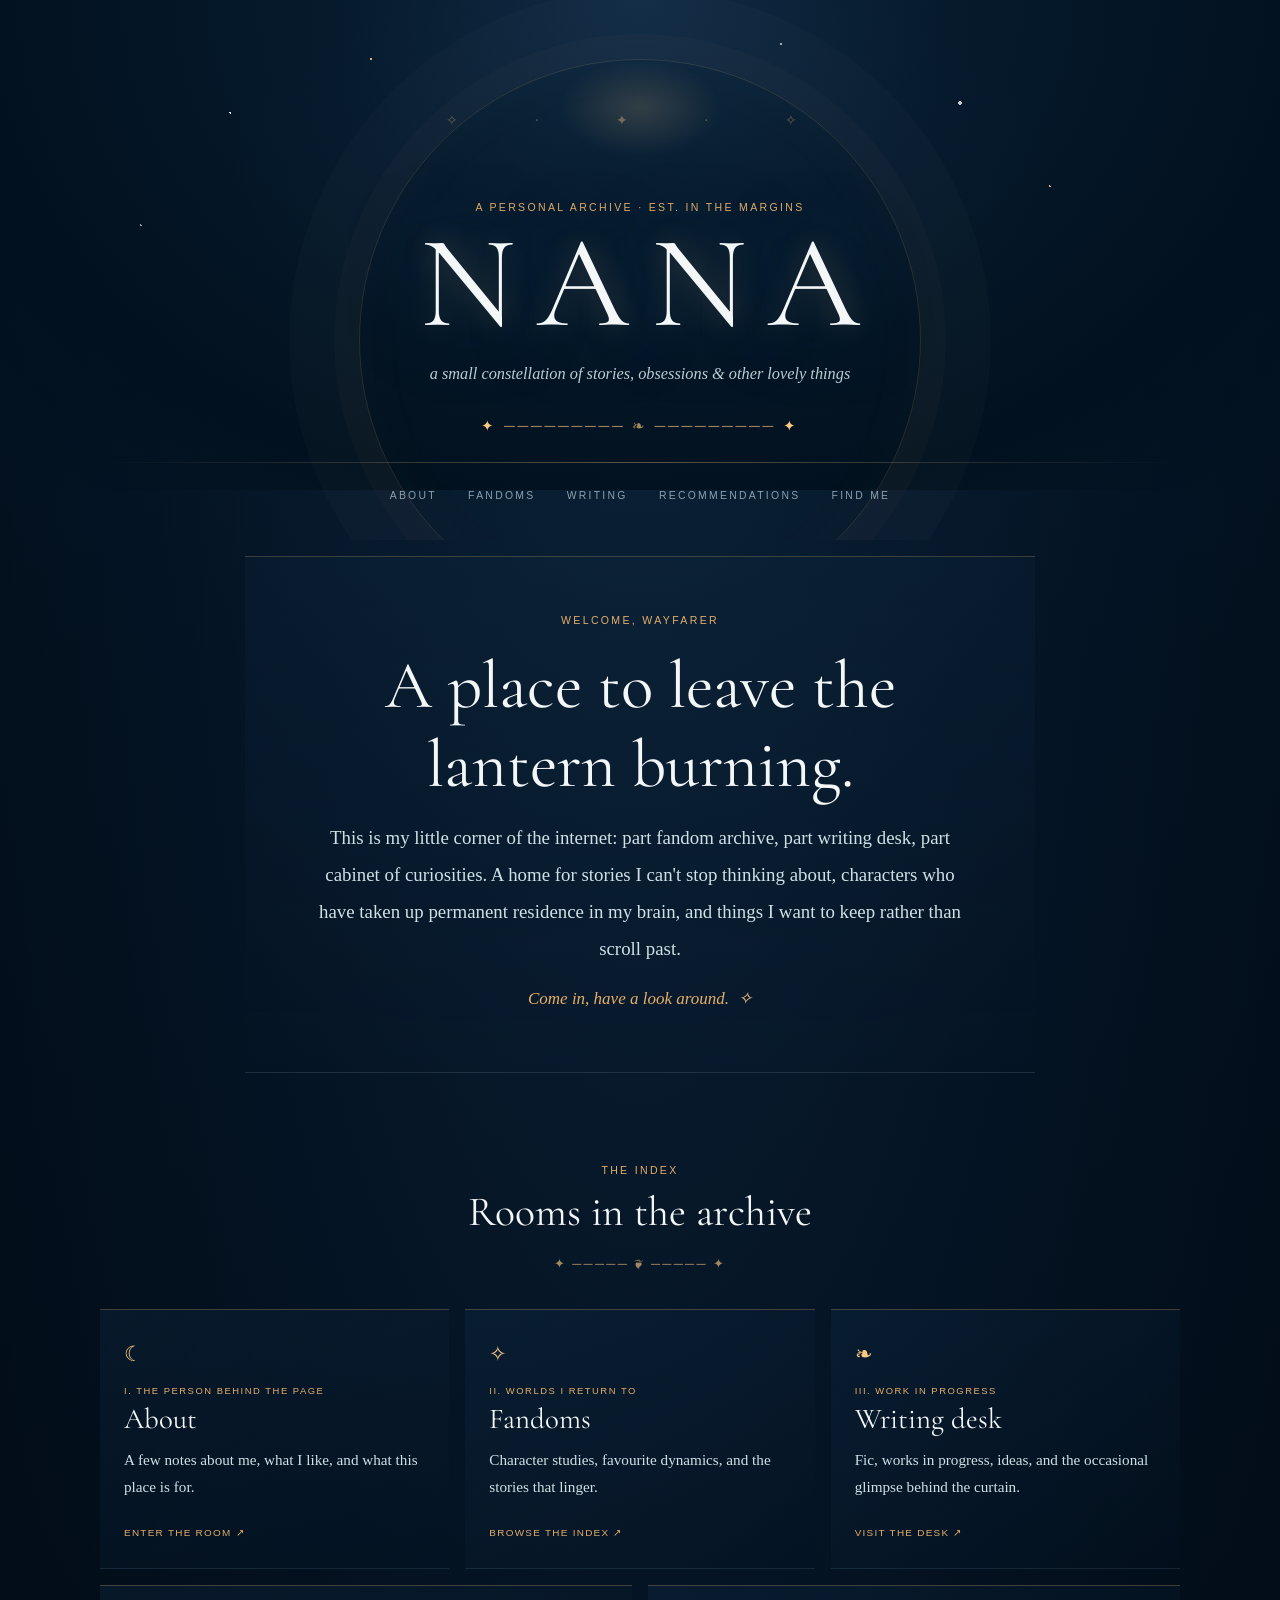
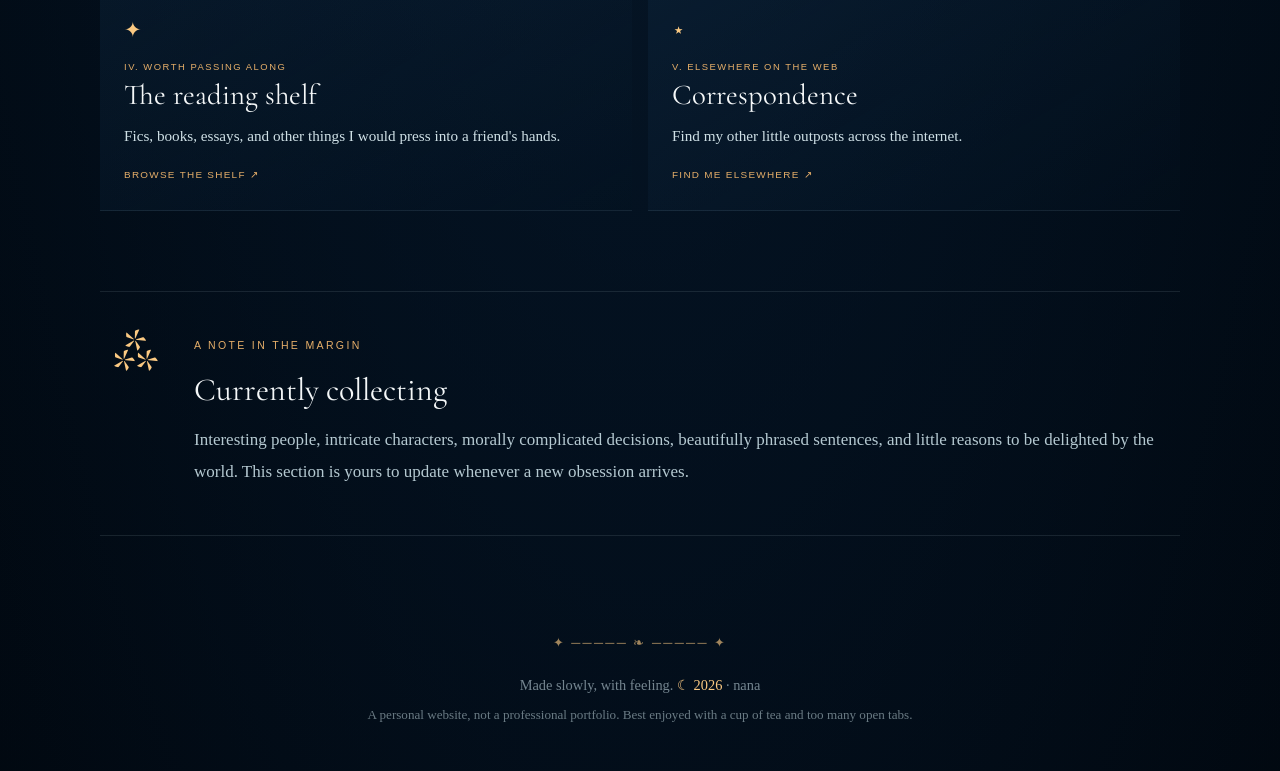
<file: index.html>
<!doctype html>
<html lang="en">
<head>
  <meta charset="utf-8">
  <meta name="viewport" content="width=device-width, initial-scale=1">
  <meta name="theme-color" content="#010B15">
  <meta name="description" content="Nana's little corner of the internet: fandom, writing, and other things kept close.">
  <title>nana ✦ a little archive</title>
  <link rel="icon" href="assets/sigil.svg" type="image/svg+xml">
  <link rel="stylesheet" href="style.css">
</head>
<body>
  <a class="skip-link" href="#main">Skip to content</a>
  <header class="hero">
    <div class="hero-art" aria-hidden="true"></div>
    <div class="hero-inner">
      <p class="eyebrow">A PERSONAL ARCHIVE · EST. IN THE MARGINS</p>
      <a class="wordmark" href="index.html">nana</a>
      <p class="hero-subtitle">a small constellation of stories, obsessions &amp; other lovely things</p>
      <div class="ornament" aria-hidden="true"><span>✦</span> ───────── ❧ ───────── <span>✦</span></div>
      <nav class="main-nav" aria-label="Main navigation">
        <a href="about.html">About</a>
        <a href="fandoms.html">Fandoms</a>
        <a href="writing.html">Writing</a>
        <a href="recommendations.html">Recommendations</a>
        <a href="socials.html">Find me</a>
      </nav>
    </div>
  </header>

  <main id="main" class="site-shell">
    <section class="intro-panel">
      <p class="section-kicker">WELCOME, WAYFARER</p>
      <h1>A place to leave the lantern burning.</h1>
      <p class="lead">This is my little corner of the internet: part fandom archive, part writing desk, part cabinet of curiosities. A home for stories I can't stop thinking about, characters who have taken up permanent residence in my brain, and things I want to keep rather than scroll past.</p>
      <p class="signature">Come in, have a look around. <span>✧</span></p>
    </section>

    <div class="section-heading">
      <span class="section-kicker">THE INDEX</span>
      <h2>Rooms in the archive</h2>
      <div class="ornament small" aria-hidden="true">✦ ───── ❦ ───── ✦</div>
    </div>

    <section class="room-grid" aria-label="Site sections">
      <a class="room-card" href="about.html"><span class="card-symbol">☾</span><span class="card-label">I. The person behind the page</span><h3>About</h3><p>A few notes about me, what I like, and what this place is for.</p><span class="card-link">Enter the room ↗</span></a>
      <a class="room-card" href="fandoms.html"><span class="card-symbol">✧</span><span class="card-label">II. Worlds I return to</span><h3>Fandoms</h3><p>Character studies, favourite dynamics, and the stories that linger.</p><span class="card-link">Browse the index ↗</span></a>
      <a class="room-card" href="writing.html"><span class="card-symbol">❧</span><span class="card-label">III. Work in progress</span><h3>Writing desk</h3><p>Fic, works in progress, ideas, and the occasional glimpse behind the curtain.</p><span class="card-link">Visit the desk ↗</span></a>
      <a class="room-card" href="recommendations.html"><span class="card-symbol">✦</span><span class="card-label">IV. Worth passing along</span><h3>The reading shelf</h3><p>Fics, books, essays, and other things I would press into a friend's hands.</p><span class="card-link">Browse the shelf ↗</span></a>
      <a class="room-card" href="socials.html"><span class="card-symbol">⋆</span><span class="card-label">V. Elsewhere on the web</span><h3>Correspondence</h3><p>Find my other little outposts across the internet.</p><span class="card-link">Find me elsewhere ↗</span></a>
    </section>

    <section class="note-panel">
      <div class="note-mark" aria-hidden="true">⁂</div>
      <div><p class="section-kicker">A NOTE IN THE MARGIN</p><h2>Currently collecting</h2><p>Interesting people, intricate characters, morally complicated decisions, beautifully phrased sentences, and little reasons to be delighted by the world. This section is yours to update whenever a new obsession arrives.</p></div>
    </section>
  </main>

  <footer class="site-footer"><div class="ornament small" aria-hidden="true">✦ ───── ❧ ───── ✦</div><p>Made slowly, with feeling. <span>☾</span> <span id="year">2026</span> · nana</p><p class="footer-small">A personal website, not a professional portfolio. Best enjoyed with a cup of tea and too many open tabs.</p></footer>
  <script src="script.js"></script>
</body>
</html>
</file>
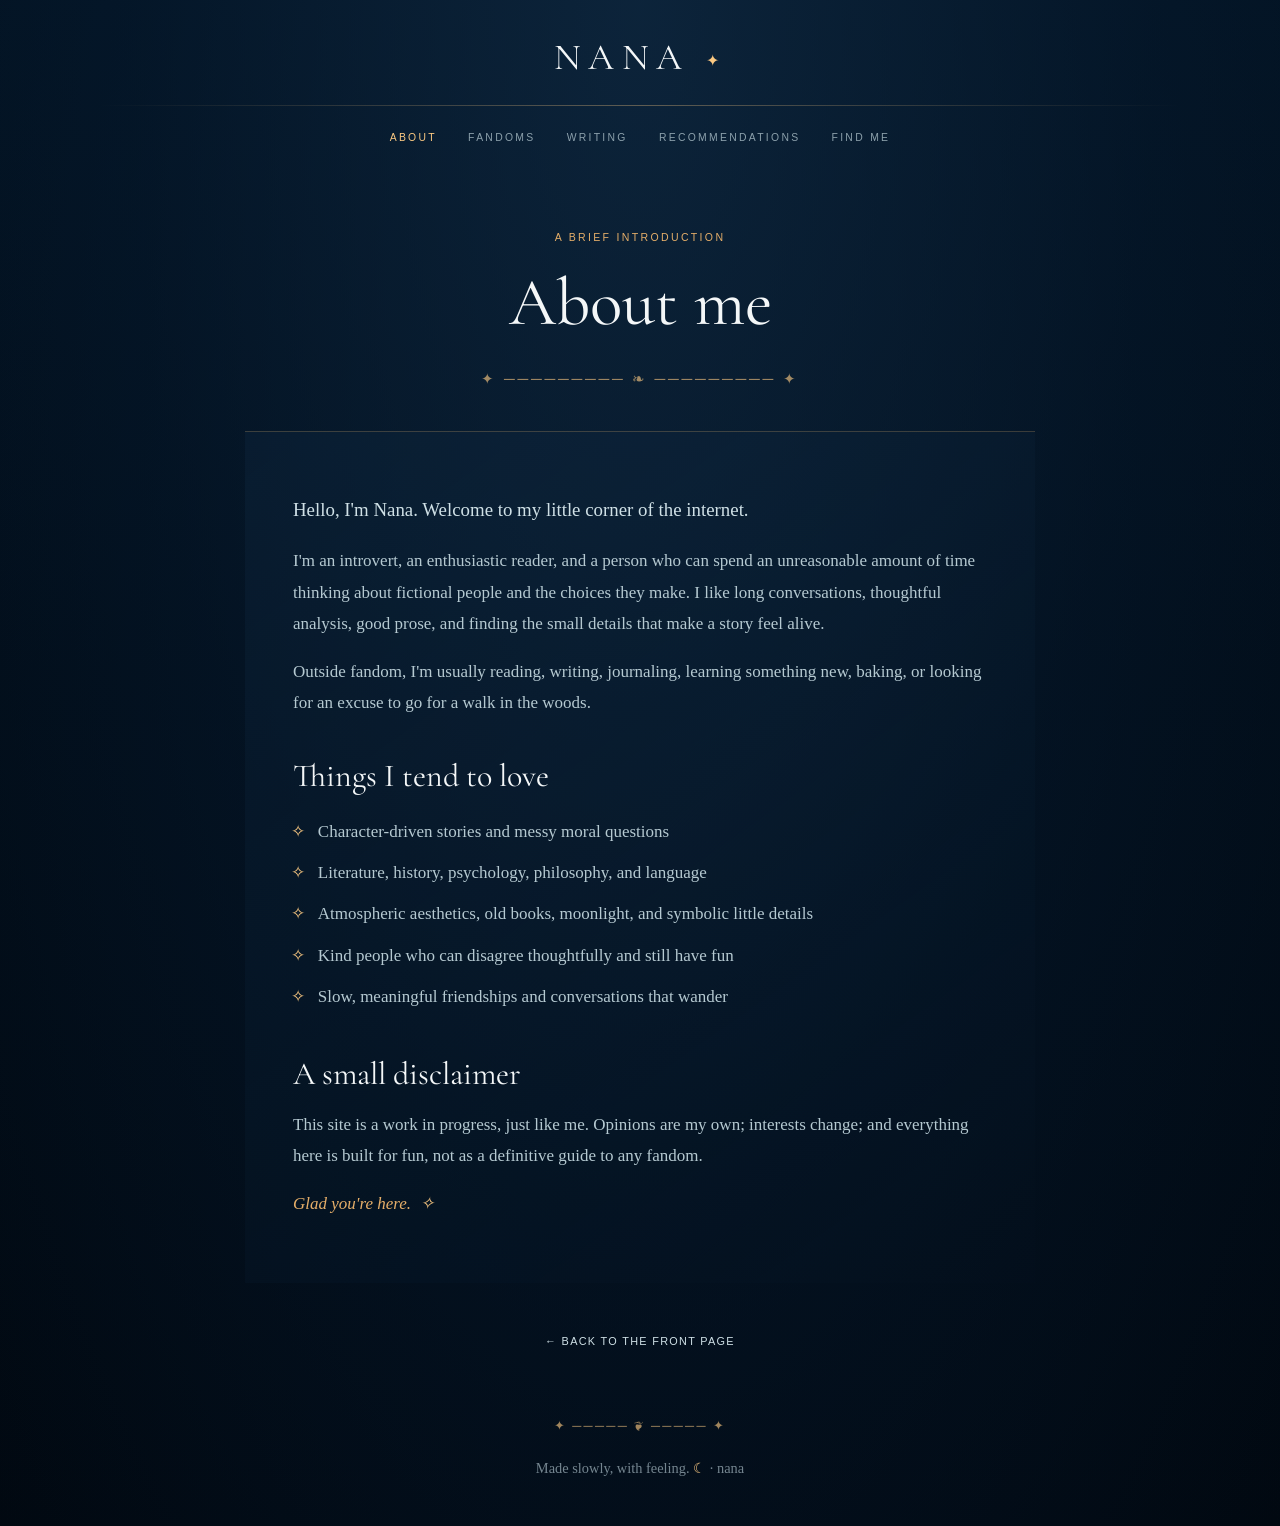
<file: about.html>
<!doctype html>
<html lang="en"><head><meta charset="utf-8"><meta name="viewport" content="width=device-width, initial-scale=1"><meta name="theme-color" content="#010B15"><title>About · nana</title><link rel="icon" href="assets/sigil.svg" type="image/svg+xml"><link rel="stylesheet" href="style.css"></head>
<body><a class="skip-link" href="#main">Skip to content</a><header class="mini-hero"><a class="mini-wordmark" href="index.html">nana <span>✦</span></a><nav class="main-nav" aria-label="Main navigation"><a href="about.html" aria-current="page">About</a><a href="fandoms.html">Fandoms</a><a href="writing.html">Writing</a><a href="recommendations.html">Recommendations</a><a href="socials.html">Find me</a></nav></header>
<main id="main" class="site-shell inner-page"><p class="section-kicker">A BRIEF INTRODUCTION</p><h1>About me</h1><div class="ornament" aria-hidden="true">✦ ───────── ❧ ───────── ✦</div>
<div class="prose-panel"><p class="lead">Hello, I'm Nana. Welcome to my little corner of the internet.</p><p>I'm an introvert, an enthusiastic reader, and a person who can spend an unreasonable amount of time thinking about fictional people and the choices they make. I like long conversations, thoughtful analysis, good prose, and finding the small details that make a story feel alive.</p><p>Outside fandom, I'm usually reading, writing, journaling, learning something new, baking, or looking for an excuse to go for a walk in the woods.</p><h2>Things I tend to love</h2><ul class="star-list"><li>Character-driven stories and messy moral questions</li><li>Literature, history, psychology, philosophy, and language</li><li>Atmospheric aesthetics, old books, moonlight, and symbolic little details</li><li>Kind people who can disagree thoughtfully and still have fun</li><li>Slow, meaningful friendships and conversations that wander</li></ul><h2>A small disclaimer</h2><p>This site is a work in progress, just like me. Opinions are my own; interests change; and everything here is built for fun, not as a definitive guide to any fandom.</p><p class="signature">Glad you're here. <span>✧</span></p></div><p class="back-link"><a href="index.html">← Back to the front page</a></p></main><footer class="site-footer"><div class="ornament small">✦ ───── ❦ ───── ✦</div><p>Made slowly, with feeling. <span>☾</span> · nana</p></footer><script src="script.js"></script></body></html>
</file>
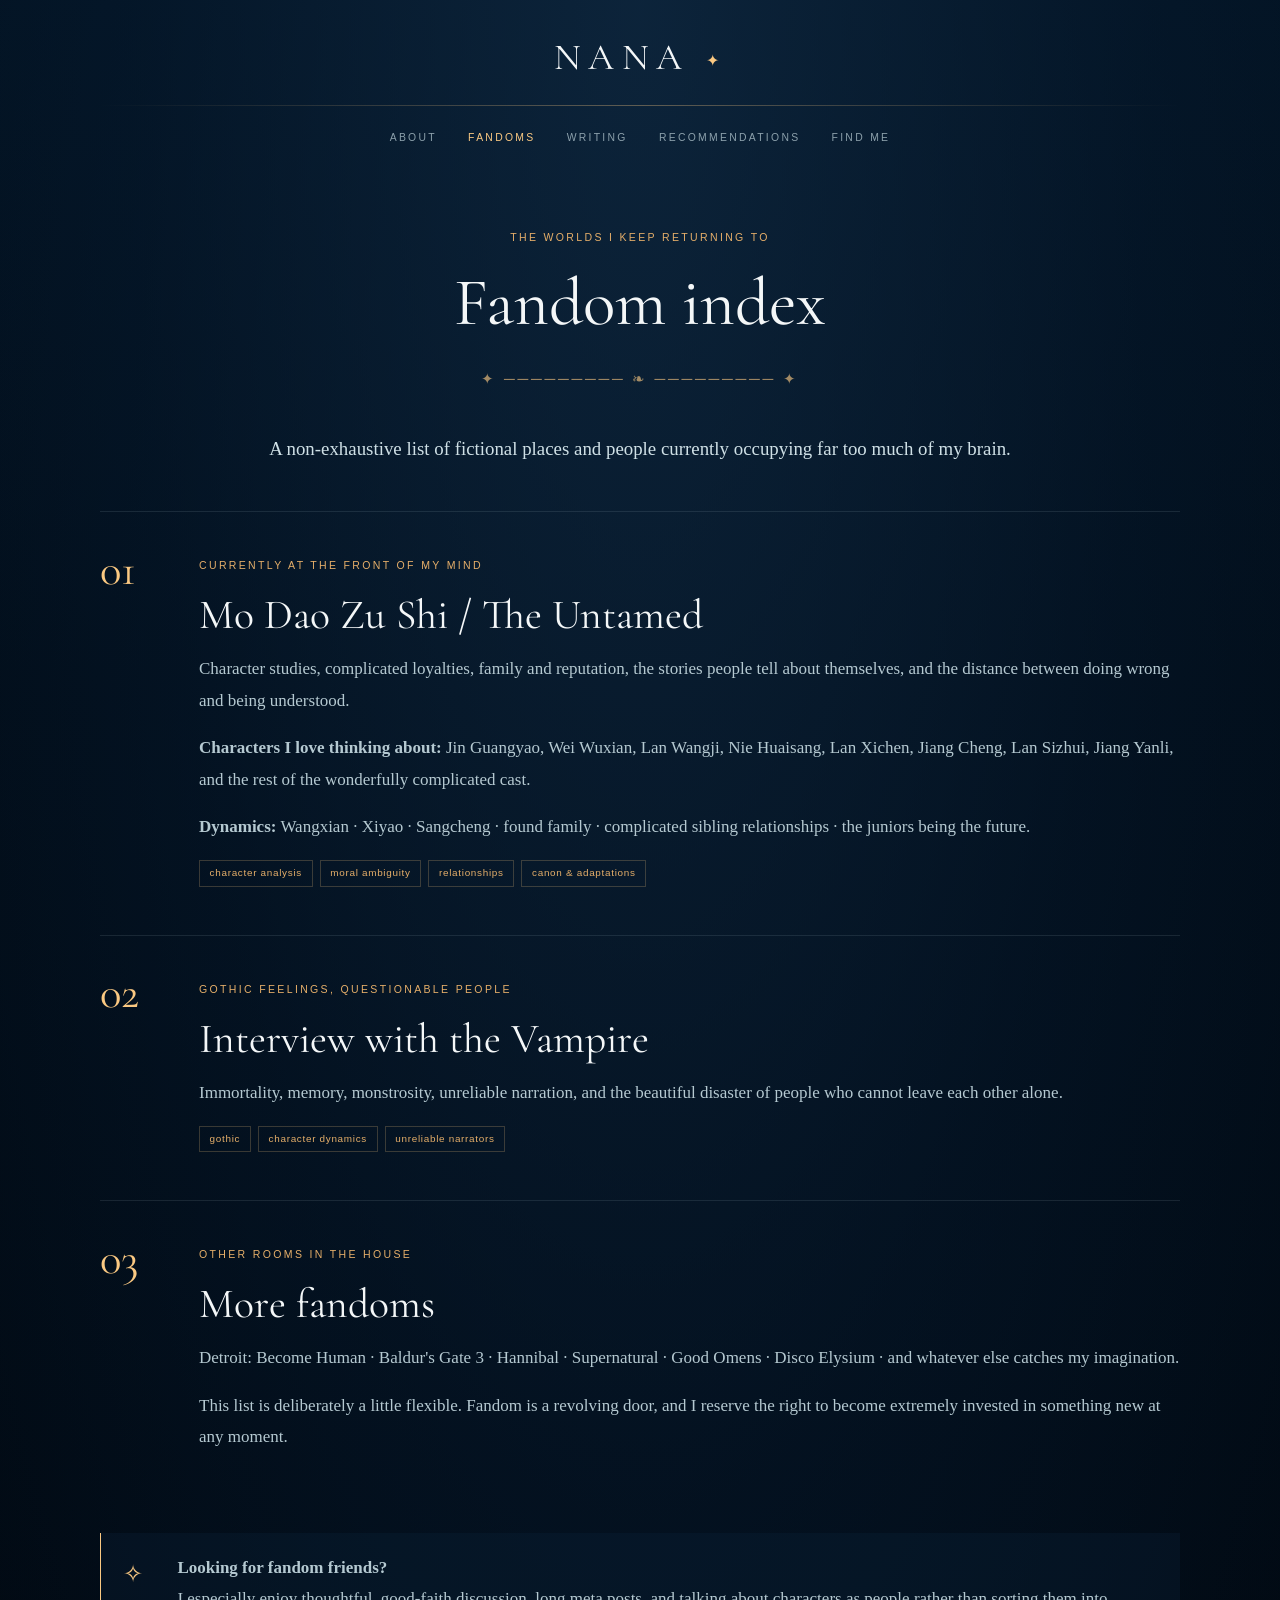
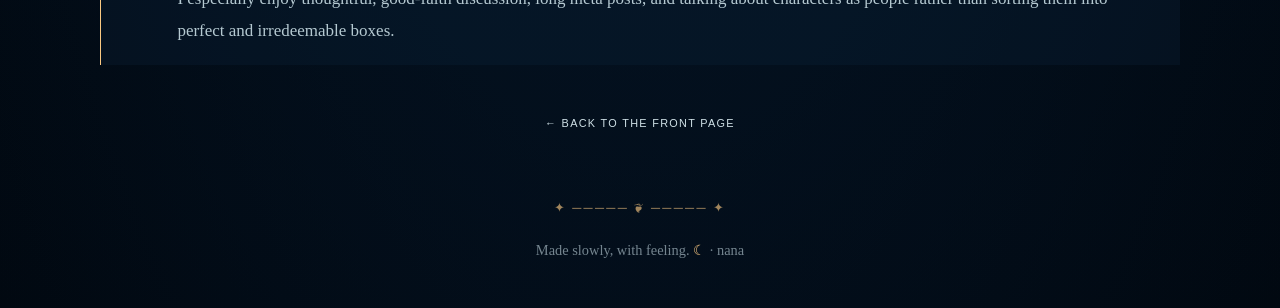
<file: fandoms.html>
<!doctype html>
<html lang="en"><head><meta charset="utf-8"><meta name="viewport" content="width=device-width, initial-scale=1"><meta name="theme-color" content="#010B15"><title>Fandoms · nana</title><link rel="icon" href="assets/sigil.svg" type="image/svg+xml"><link rel="stylesheet" href="style.css"></head>
<body><a class="skip-link" href="#main">Skip to content</a><header class="mini-hero"><a class="mini-wordmark" href="index.html">nana <span>✦</span></a><nav class="main-nav" aria-label="Main navigation"><a href="about.html">About</a><a href="fandoms.html" aria-current="page">Fandoms</a><a href="writing.html">Writing</a><a href="recommendations.html">Recommendations</a><a href="socials.html">Find me</a></nav></header>
<main id="main" class="site-shell inner-page"><p class="section-kicker">THE WORLDS I KEEP RETURNING TO</p><h1>Fandom index</h1><div class="ornament" aria-hidden="true">✦ ───────── ❧ ───────── ✦</div><p class="lead narrow">A non-exhaustive list of fictional places and people currently occupying far too much of my brain.</p>
<section class="fandom-entry"><div class="entry-number">01</div><div><p class="section-kicker">CURRENTLY AT THE FRONT OF MY MIND</p><h2>Mo Dao Zu Shi / The Untamed</h2><p>Character studies, complicated loyalties, family and reputation, the stories people tell about themselves, and the distance between doing wrong and being understood.</p><p><strong>Characters I love thinking about:</strong> Jin Guangyao, Wei Wuxian, Lan Wangji, Nie Huaisang, Lan Xichen, Jiang Cheng, Lan Sizhui, Jiang Yanli, and the rest of the wonderfully complicated cast.</p><p><strong>Dynamics:</strong> Wangxian · Xiyao · Sangcheng · found family · complicated sibling relationships · the juniors being the future.</p><p class="tag-row"><span>character analysis</span><span>moral ambiguity</span><span>relationships</span><span>canon &amp; adaptations</span></p></div></section>
<section class="fandom-entry"><div class="entry-number">02</div><div><p class="section-kicker">GOTHIC FEELINGS, QUESTIONABLE PEOPLE</p><h2>Interview with the Vampire</h2><p>Immortality, memory, monstrosity, unreliable narration, and the beautiful disaster of people who cannot leave each other alone.</p><p class="tag-row"><span>gothic</span><span>character dynamics</span><span>unreliable narrators</span></p></div></section>
<section class="fandom-entry"><div class="entry-number">03</div><div><p class="section-kicker">OTHER ROOMS IN THE HOUSE</p><h2>More fandoms</h2><p>Detroit: Become Human · Baldur's Gate 3 · Hannibal · Supernatural · Good Omens · Disco Elysium · and whatever else catches my imagination.</p><p>This list is deliberately a little flexible. Fandom is a revolving door, and I reserve the right to become extremely invested in something new at any moment.</p></div></section>
<div class="callout"><span class="callout-symbol">✧</span><p><strong>Looking for fandom friends?</strong><br>I especially enjoy thoughtful, good-faith discussion, long meta posts, and talking about characters as people rather than sorting them into perfect and irredeemable boxes.</p></div>
<p class="back-link"><a href="index.html">← Back to the front page</a></p></main><footer class="site-footer"><div class="ornament small">✦ ───── ❦ ───── ✦</div><p>Made slowly, with feeling. <span>☾</span> · nana</p></footer><script src="script.js"></script></body></html>
</file>
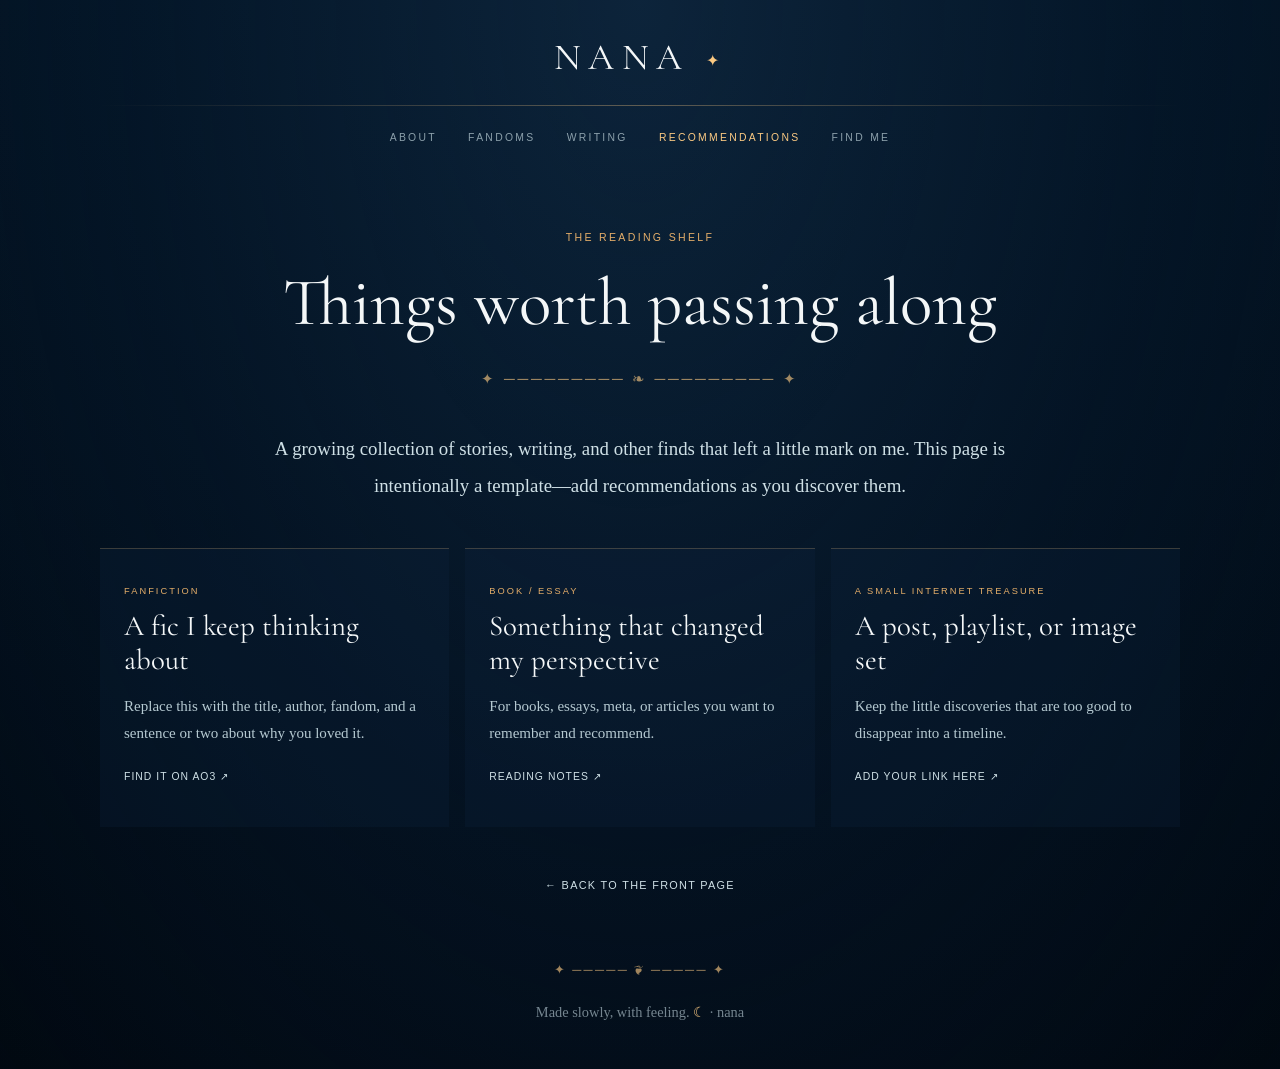
<file: recommendations.html>
<!doctype html>
<html lang="en"><head><meta charset="utf-8"><meta name="viewport" content="width=device-width, initial-scale=1"><meta name="theme-color" content="#010B15"><title>The reading shelf · nana</title><link rel="icon" href="assets/sigil.svg" type="image/svg+xml"><link rel="stylesheet" href="style.css"></head>
<body><a class="skip-link" href="#main">Skip to content</a><header class="mini-hero"><a class="mini-wordmark" href="index.html">nana <span>✦</span></a><nav class="main-nav" aria-label="Main navigation"><a href="about.html">About</a><a href="fandoms.html">Fandoms</a><a href="writing.html">Writing</a><a href="recommendations.html" aria-current="page">Recommendations</a><a href="socials.html">Find me</a></nav></header>
<main id="main" class="site-shell inner-page"><p class="section-kicker">THE READING SHELF</p><h1>Things worth passing along</h1><div class="ornament" aria-hidden="true">✦ ───────── ❧ ───────── ✦</div><p class="lead narrow">A growing collection of stories, writing, and other finds that left a little mark on me. This page is intentionally a template—add recommendations as you discover them.</p>
<div class="recommendation-list"><article><span class="rec-type">FANFICTION</span><h2>A fic I keep thinking about</h2><p>Replace this with the title, author, fandom, and a sentence or two about why you loved it.</p><p class="rec-link"><a href="https://archiveofourown.org/" target="_blank" rel="noopener noreferrer">Find it on AO3 ↗</a></p></article><article><span class="rec-type">BOOK / ESSAY</span><h2>Something that changed my perspective</h2><p>For books, essays, meta, or articles you want to remember and recommend.</p><p class="rec-link"><a href="https://www.goodreads.com/" target="_blank" rel="noopener noreferrer">Reading notes ↗</a></p></article><article><span class="rec-type">A SMALL INTERNET TREASURE</span><h2>A post, playlist, or image set</h2><p>Keep the little discoveries that are too good to disappear into a timeline.</p><p class="rec-link"><a href="socials.html">Add your link here ↗</a></p></article></div>
<p class="back-link"><a href="index.html">← Back to the front page</a></p></main><footer class="site-footer"><div class="ornament small">✦ ───── ❦ ───── ✦</div><p>Made slowly, with feeling. <span>☾</span> · nana</p></footer><script src="script.js"></script></body></html>
</file>
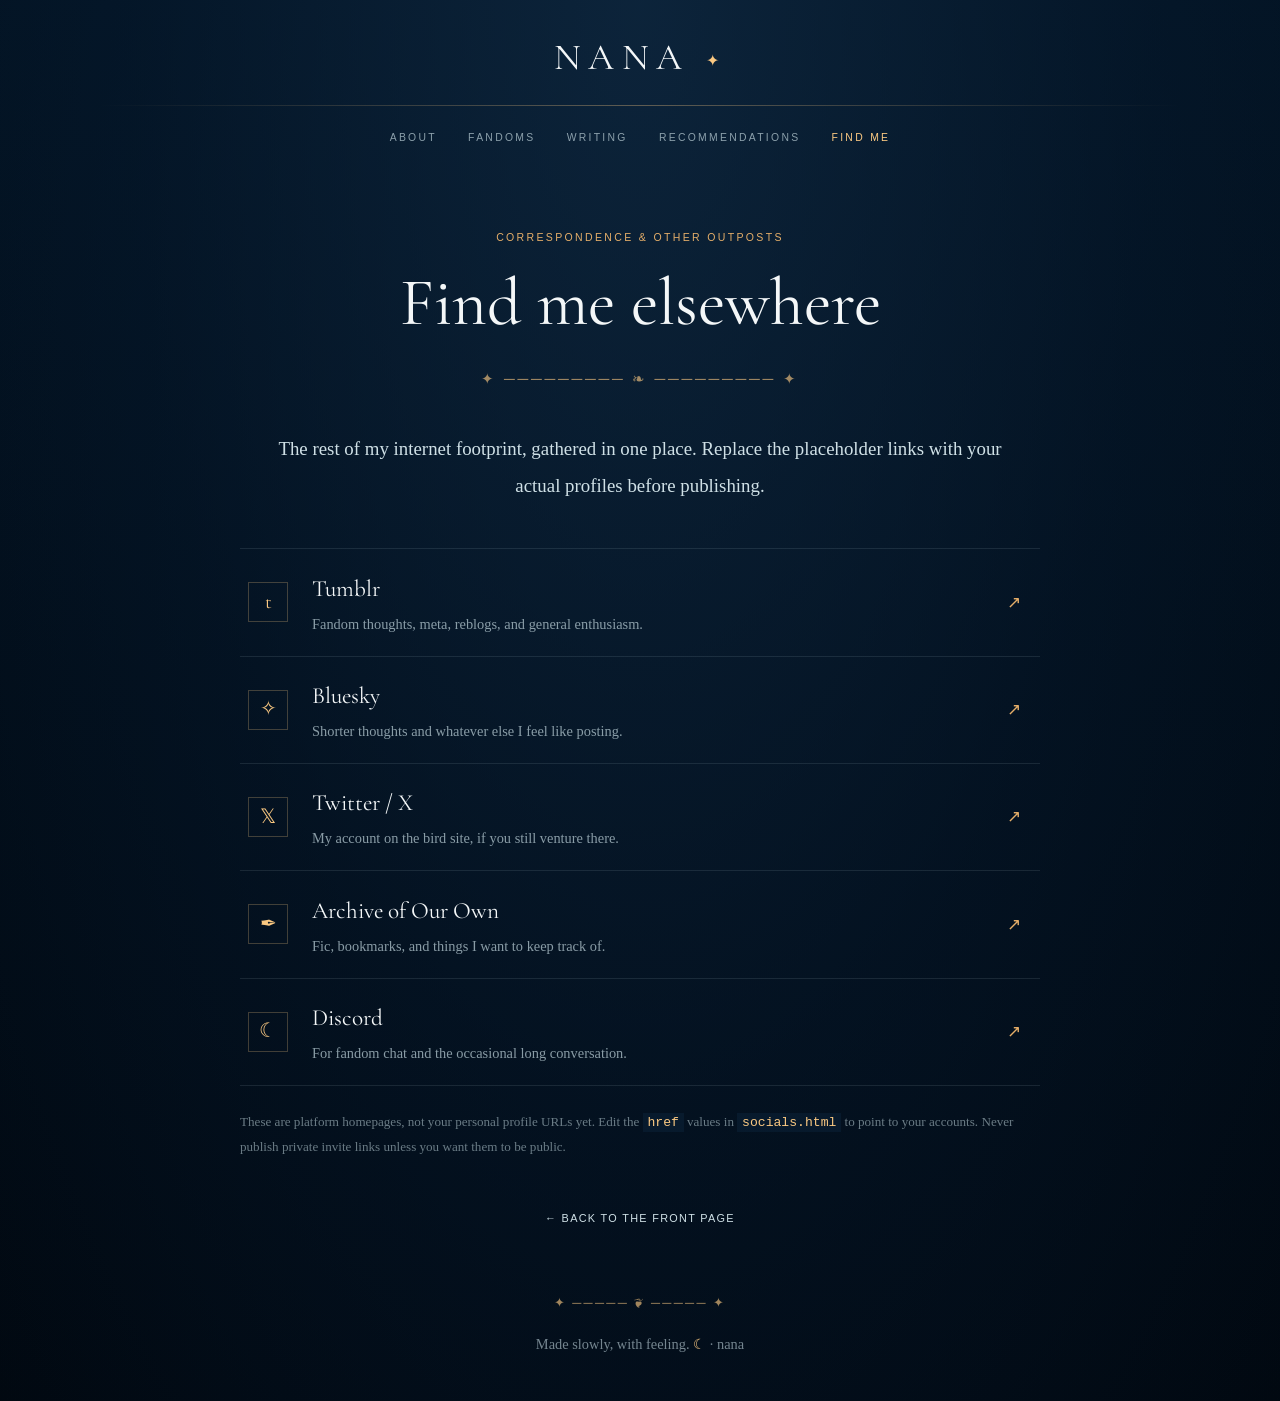
<file: socials.html>
<!doctype html>
<html lang="en"><head><meta charset="utf-8"><meta name="viewport" content="width=device-width, initial-scale=1"><meta name="theme-color" content="#010B15"><title>Correspondence · nana</title><link rel="icon" href="assets/sigil.svg" type="image/svg+xml"><link rel="stylesheet" href="style.css"></head>
<body><a class="skip-link" href="#main">Skip to content</a><header class="mini-hero"><a class="mini-wordmark" href="index.html">nana <span>✦</span></a><nav class="main-nav" aria-label="Main navigation"><a href="about.html">About</a><a href="fandoms.html">Fandoms</a><a href="writing.html">Writing</a><a href="recommendations.html">Recommendations</a><a href="socials.html" aria-current="page">Find me</a></nav></header>
<main id="main" class="site-shell inner-page"><p class="section-kicker">CORRESPONDENCE &amp; OTHER OUTPOSTS</p><h1>Find me elsewhere</h1><div class="ornament" aria-hidden="true">✦ ───────── ❧ ───────── ✦</div><p class="lead narrow">The rest of my internet footprint, gathered in one place. Replace the placeholder links with your actual profiles before publishing.</p>
<div class="social-list">
<a class="social-row" href="https://www.tumblr.com/" target="_blank" rel="noopener noreferrer"><span class="social-icon">t</span><span><strong>Tumblr</strong><small>Fandom thoughts, meta, reblogs, and general enthusiasm.</small></span><span class="external">↗</span></a>
<a class="social-row" href="https://bsky.app/" target="_blank" rel="noopener noreferrer"><span class="social-icon">✧</span><span><strong>Bluesky</strong><small>Shorter thoughts and whatever else I feel like posting.</small></span><span class="external">↗</span></a>
<a class="social-row" href="https://x.com/" target="_blank" rel="noopener noreferrer"><span class="social-icon">𝕏</span><span><strong>Twitter / X</strong><small>My account on the bird site, if you still venture there.</small></span><span class="external">↗</span></a>
<a class="social-row" href="https://archiveofourown.org/" target="_blank" rel="noopener noreferrer"><span class="social-icon">✒</span><span><strong>Archive of Our Own</strong><small>Fic, bookmarks, and things I want to keep track of.</small></span><span class="external">↗</span></a>
<a class="social-row" href="https://discord.com/" target="_blank" rel="noopener noreferrer"><span class="social-icon">☾</span><span><strong>Discord</strong><small>For fandom chat and the occasional long conversation.</small></span><span class="external">↗</span></a>
</div>
<p class="small-note">These are platform homepages, not your personal profile URLs yet. Edit the <code>href</code> values in <code>socials.html</code> to point to your accounts. Never publish private invite links unless you want them to be public.</p>
<p class="back-link"><a href="index.html">← Back to the front page</a></p></main><footer class="site-footer"><div class="ornament small">✦ ───── ❦ ───── ✦</div><p>Made slowly, with feeling. <span>☾</span> · nana</p></footer><script src="script.js"></script></body></html>
</file>
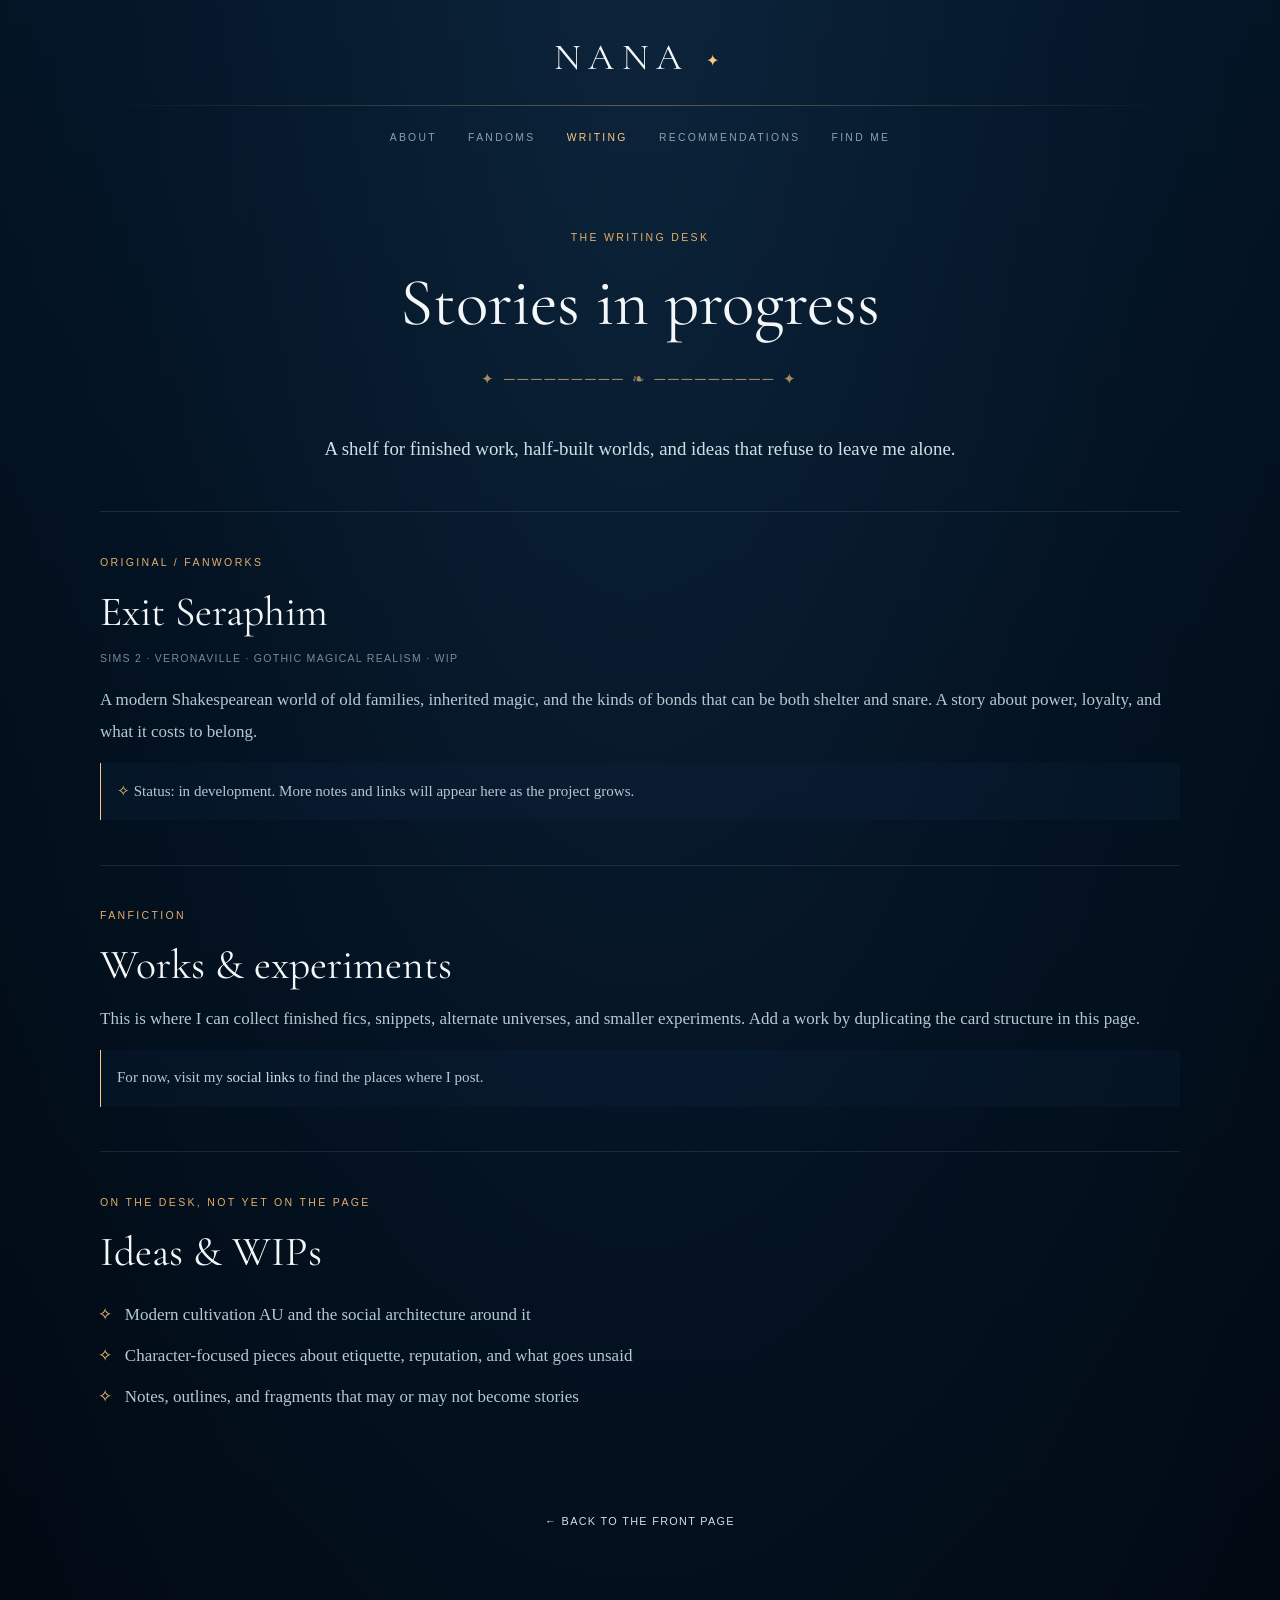
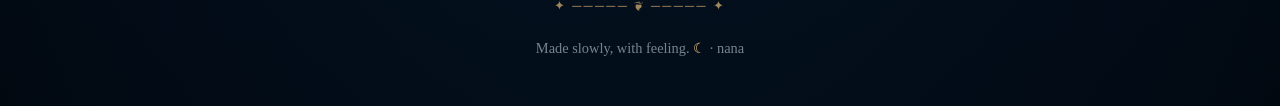
<file: writing.html>
<!doctype html>
<html lang="en"><head><meta charset="utf-8"><meta name="viewport" content="width=device-width, initial-scale=1"><meta name="theme-color" content="#010B15"><title>Writing desk · nana</title><link rel="icon" href="assets/sigil.svg" type="image/svg+xml"><link rel="stylesheet" href="style.css"></head>
<body><a class="skip-link" href="#main">Skip to content</a><header class="mini-hero"><a class="mini-wordmark" href="index.html">nana <span>✦</span></a><nav class="main-nav" aria-label="Main navigation"><a href="about.html">About</a><a href="fandoms.html">Fandoms</a><a href="writing.html" aria-current="page">Writing</a><a href="recommendations.html">Recommendations</a><a href="socials.html">Find me</a></nav></header>
<main id="main" class="site-shell inner-page"><p class="section-kicker">THE WRITING DESK</p><h1>Stories in progress</h1><div class="ornament" aria-hidden="true">✦ ───────── ❧ ───────── ✦</div><p class="lead narrow">A shelf for finished work, half-built worlds, and ideas that refuse to leave me alone.</p>
<section class="work-card"><p class="section-kicker">ORIGINAL / FANWORKS</p><h2>Exit Seraphim</h2><p class="work-meta">Sims 2 · Veronaville · Gothic magical realism · WIP</p><p>A modern Shakespearean world of old families, inherited magic, and the kinds of bonds that can be both shelter and snare. A story about power, loyalty, and what it costs to belong.</p><p class="work-note"><span>✧</span> Status: in development. More notes and links will appear here as the project grows.</p></section>
<section class="work-card"><p class="section-kicker">FANFICTION</p><h2>Works &amp; experiments</h2><p>This is where I can collect finished fics, snippets, alternate universes, and smaller experiments. Add a work by duplicating the card structure in this page.</p><p class="work-note">For now, visit my <a href="socials.html">social links</a> to find the places where I post.</p></section>
<section class="work-card"><p class="section-kicker">ON THE DESK, NOT YET ON THE PAGE</p><h2>Ideas &amp; WIPs</h2><ul class="star-list"><li>Modern cultivation AU and the social architecture around it</li><li>Character-focused pieces about etiquette, reputation, and what goes unsaid</li><li>Notes, outlines, and fragments that may or may not become stories</li></ul></section>
<p class="back-link"><a href="index.html">← Back to the front page</a></p></main><footer class="site-footer"><div class="ornament small">✦ ───── ❦ ───── ✦</div><p>Made slowly, with feeling. <span>☾</span> · nana</p></footer><script src="script.js"></script></body></html>
</file>
<file: style.css>
/* Nana's celestial archive — inspired by the supplied AO3 theme.
   Palette and typographic roles follow the original; this is a standalone site stylesheet. */
@import url('https://fonts.googleapis.com/css2?family=Cormorant+Garamond:wght@400;500;600&family=IM+Fell+English:ital@0;1&display=swap');

:root {
  --night: #010B15;
  --deep: #02111F;
  --blue: #102B45;
  --blue-glass: rgba(16, 43, 69, .28);
  --mist: #B5C9D1;
  --mist-bright: #cfe0e6;
  --frost: #F4F7F8;
  --gold: #FBC982;
  --gold-dim: #E5AE69;
  --line: rgba(251, 201, 130, .22);
  --soft-line: rgba(181, 201, 209, .12);
  --display: "Cormorant Garamond", "Bodoni MT", Didot, "Hoefler Text", Garamond, serif;
  --body: "IM Fell English", "Iowan Old Style", "Palatino Linotype", Palatino, Georgia, serif;
  --sans: "Avenir Next", "Century Gothic", "Trebuchet MS", sans-serif;
  --measure: 1080px;
}
* { box-sizing: border-box; }
html { scroll-behavior: smooth; background: var(--night); }
body {
  margin: 0; color: var(--mist); background:
    radial-gradient(ellipse at 50% 0%, rgba(16,43,69,.72) 0, rgba(8,32,58,.35) 32rem, transparent 58rem),
    linear-gradient(180deg, var(--deep) 0%, var(--night) 42rem, #010810 100%);
  font-family: var(--body); font-size: 17px; line-height: 1.85;
}
a { color: var(--mist-bright); text-decoration: none; transition: color .2s ease, text-shadow .2s ease, border-color .2s ease; }
a:hover, a:focus-visible { color: var(--gold); text-shadow: 0 0 16px rgba(251,201,130,.35); }
a:focus-visible { outline: 1px solid var(--gold); outline-offset: 4px; }
.skip-link { position: absolute; top: -100px; left: 1rem; z-index: 20; padding: .5rem 1rem; background: var(--deep); }
.skip-link:focus { top: 1rem; }
.hero { min-height: 540px; position: relative; isolation: isolate; display: flex; align-items: flex-end; justify-content: center; padding: 7rem 1.5rem 0; overflow: hidden; }
.hero-art { position: absolute; z-index: -2; inset: 0 0 auto; height: 490px; background:
  radial-gradient(ellipse at 50% 22%, rgba(251,201,130,.16), transparent 9%),
  radial-gradient(ellipse at 50% 34%, rgba(16,43,69,.0) 0, rgba(16,43,69,.12) 26%, transparent 45%),
  radial-gradient(1px 1px at 18% 23%, rgba(244,247,248,.95) 99%, transparent),
  radial-gradient(1px 1px at 29% 12%, rgba(251,201,130,.9) 99%, transparent),
  radial-gradient(2px 2px at 75% 21%, rgba(244,247,248,.85) 99%, transparent),
  radial-gradient(1px 1px at 82% 38%, rgba(251,201,130,.9) 99%, transparent),
  radial-gradient(1px 1px at 61% 9%, rgba(244,247,248,.7) 99%, transparent),
  radial-gradient(1px 1px at 11% 46%, rgba(181,201,209,.8) 99%, transparent),
  radial-gradient(ellipse at 50% 0%, #102b45 0%, #061a2c 34%, #02111f 74%, transparent 100%);
}
.hero-art::before { content:""; position:absolute; width:min(48vw,560px); aspect-ratio:1; border:1px solid rgba(251,201,130,.14); border-radius:50%; left:50%; top:12%; transform:translateX(-50%); box-shadow:0 0 0 25px rgba(251,201,130,.018), 0 0 0 70px rgba(181,201,209,.018), inset 0 0 70px rgba(251,201,130,.025); }
.hero-art::after { content:"✧       ·             ✦              ·       ✧"; position:absolute; inset:22% 0 auto; color:rgba(251,201,130,.38); text-align:center; letter-spacing:2.3rem; font-size:.85rem; white-space:nowrap; }
.hero-inner { width:min(100%, var(--measure)); text-align:center; padding-bottom:1.3rem; }
.eyebrow, .section-kicker, .card-label, .rec-type, .work-meta { font-family:var(--sans); text-transform:uppercase; letter-spacing:.22em; font-size:.66rem; line-height:1.8; color:var(--gold-dim); }
.eyebrow { margin:0 0 .3rem; }
.wordmark { display:inline-block; color:var(--frost); font-family:var(--display); font-size:clamp(4.5rem, 12vw, 8.2rem); font-weight:400; line-height:.95; letter-spacing:.17em; text-transform:uppercase; text-shadow:0 0 30px rgba(251,201,130,.24), 0 0 80px rgba(16,43,69,.95); padding-left:.17em; }
.hero-subtitle { margin:.8rem 0 1.2rem; font-size:1.02rem; font-style:italic; color:rgba(207,224,230,.9); }
.ornament { color:rgba(251,201,130,.64); font-family:var(--display); letter-spacing:.18em; font-size:.95rem; text-align:center; margin:1.4rem auto; }
.ornament span { color:var(--gold); }
.ornament.small { font-size:.8rem; margin:1rem auto; }
.main-nav { display:flex; justify-content:center; align-items:center; flex-wrap:wrap; gap:.35rem 1.65rem; border-top:1px solid transparent; border-image:linear-gradient(90deg, transparent, rgba(251,201,130,.35), transparent) 1; padding:1rem .2rem .5rem; }
.main-nav a { font-family:var(--sans); text-transform:uppercase; letter-spacing:.22em; font-size:.65rem; color:rgba(181,201,209,.76); padding:.4rem .15rem; }
.main-nav a:hover, .main-nav a[aria-current="page"] { color:var(--gold); }
.site-shell { width:min(calc(100% - 2.5rem), var(--measure)); margin:0 auto; }
.intro-panel { max-width:790px; margin:1rem auto 5rem; padding:2.6rem clamp(1.2rem, 5vw, 4rem); text-align:center; border-top:1px solid var(--line); border-bottom:1px solid var(--soft-line); background:linear-gradient(180deg, rgba(16,43,69,.22), rgba(2,17,31,0)); }
h1, h2, h3 { color:var(--frost); font-family:var(--display); font-weight:400; line-height:1.18; }
h1 { font-size:clamp(2.7rem, 6vw, 4.2rem); margin:.2rem 0 1rem; }
h2 { font-size:clamp(1.8rem, 3.5vw, 2.6rem); margin:.25rem 0 1rem; }
h3 { font-size:1.8rem; margin:.15rem 0 .5rem; }
p { margin:.75rem 0 1rem; }
.lead { font-size:1.18rem; line-height:1.95; color:var(--mist-bright); }
.signature { font-style:italic; color:var(--gold-dim); }
.signature span { color:var(--gold); padding-left:.3rem; }
.section-heading { text-align:center; margin-bottom:2rem; }
.section-heading h2 { margin:.2rem 0; }
.room-grid { display:grid; grid-template-columns:repeat(6,1fr); gap:1rem; }
.room-card { grid-column:span 2; min-height:260px; display:flex; flex-direction:column; align-items:flex-start; padding:1.6rem 1.5rem; background:linear-gradient(150deg, rgba(16,43,69,.34), rgba(2,17,31,.18)); border-top:1px solid rgba(251,201,130,.25); border-bottom:1px solid rgba(181,201,209,.09); }
.room-card:nth-child(4), .room-card:nth-child(5) { grid-column:span 3; min-height:220px; }
.room-card:hover { border-top-color:var(--gold); background:linear-gradient(150deg, rgba(16,43,69,.55), rgba(2,17,31,.3)); }
.card-symbol { color:var(--gold); font-size:1.3rem; margin-bottom:.55rem; }
.card-label { font-size:.59rem; letter-spacing:.16em; }
.room-card p { font-size:.95rem; line-height:1.75; margin:.2rem 0 1rem; }
.card-link { margin-top:auto; color:var(--gold-dim); font-family:var(--sans); text-transform:uppercase; letter-spacing:.13em; font-size:.62rem; }
.note-panel { display:grid; grid-template-columns:70px 1fr; gap:1.5rem; margin:5rem 0 2rem; padding:2rem 0; border-top:1px solid var(--soft-line); border-bottom:1px solid var(--soft-line); }
.note-mark { color:var(--gold); font-family:var(--display); font-size:3.5rem; text-align:center; line-height:1; }
.note-panel h2 { font-size:2rem; }
.site-footer { text-align:center; padding:3rem 1rem 2.5rem; color:rgba(181,201,209,.64); font-size:.9rem; }
.site-footer p { margin:.25rem 0; }
.site-footer span { color:var(--gold); }
.footer-small, .small-note { font-size:.82rem; color:rgba(181,201,209,.58); }
.mini-hero { width:min(calc(100% - 2.5rem), var(--measure)); margin:0 auto; padding:1.5rem 0 0; text-align:center; }
.mini-wordmark { display:inline-block; font-family:var(--display); color:var(--frost); text-transform:uppercase; letter-spacing:.2em; font-size:2.3rem; }
.mini-wordmark span { color:var(--gold); font-size:1rem; vertical-align:middle; }
.mini-hero .main-nav { margin-top:.8rem; }
.inner-page { min-height:60vh; padding-top:3.4rem; }
.inner-page > .section-kicker, .inner-page > h1 { text-align:center; }
.inner-page > .ornament { margin-bottom:2.4rem; }
.narrow { max-width:760px; margin:0 auto 2.7rem; text-align:center; }
.prose-panel { max-width:790px; margin:0 auto; padding:clamp(1.4rem,4vw,3rem); background:linear-gradient(145deg, rgba(16,43,69,.3), rgba(2,17,31,.12)); border-top:1px solid var(--line); }
.prose-panel h2 { margin-top:2.4rem; font-size:2rem; }
.star-list { padding-left:1.3rem; }
.star-list li { padding:.3rem 0 .3rem .25rem; }
.star-list li::marker { content:"✧  "; color:var(--gold); }
.fandom-entry { display:grid; grid-template-columns:75px 1fr; gap:1.5rem; padding:2rem 0; border-top:1px solid var(--soft-line); }
.entry-number { color:var(--gold); font-family:var(--display); font-size:2.8rem; line-height:1; padding-top:.2rem; }
.fandom-entry h2 { margin:.1rem 0 .8rem; }
.tag-row { display:flex; flex-wrap:wrap; gap:.45rem; margin-top:1.1rem; }
.tag-row span { border:1px solid rgba(251,201,130,.22); padding:.2rem .6rem; font-family:var(--sans); font-size:.62rem; letter-spacing:.07em; color:var(--gold-dim); }
.callout { display:grid; grid-template-columns:38px 1fr; gap:1rem; margin:2rem 0; padding:1.2rem 1.4rem; border-left:1px solid var(--gold); background:rgba(16,43,69,.22); }
.callout-symbol { color:var(--gold); font-size:1.5rem; }
.callout p { margin:0; }
.work-card { padding:1.8rem 0; border-top:1px solid var(--soft-line); }
.work-card h2 { margin:.2rem 0; }
.work-meta { color:rgba(181,201,209,.65); letter-spacing:.12em; }
.work-note { padding:.9rem 1rem; border-left:1px solid var(--gold); background:rgba(16,43,69,.2); font-size:.94rem; }
.work-note span { color:var(--gold); }
.recommendation-list { display:grid; grid-template-columns:repeat(3,1fr); gap:1rem; }
.recommendation-list article { padding:1.5rem; border-top:1px solid var(--line); background:rgba(16,43,69,.2); }
.rec-type { font-size:.58rem; }
.recommendation-list h2 { font-size:1.8rem; }
.recommendation-list p { font-size:.94rem; }
.rec-link { margin-top:1.2rem; font-family:var(--sans); text-transform:uppercase; font-size:.65rem !important; letter-spacing:.1em; }
.social-list { max-width:800px; margin:0 auto; border-top:1px solid var(--soft-line); }
.social-row { display:grid; grid-template-columns:48px 1fr 25px; gap:1rem; align-items:center; padding:1.15rem .5rem; border-bottom:1px solid var(--soft-line); }
.social-icon { width:40px; height:40px; display:grid; place-items:center; border:1px solid rgba(251,201,130,.25); color:var(--gold); font-family:var(--display); font-size:1.25rem; }
.social-row strong { display:block; font-family:var(--display); font-size:1.45rem; font-weight:400; color:var(--frost); }
.social-row small { display:block; color:rgba(181,201,209,.75); font-size:.9rem; }
.external { color:var(--gold-dim); }
.small-note { max-width:800px; margin:1.5rem auto; }
code { color:var(--gold); background:rgba(16,43,69,.35); padding:.1rem .3rem; }
.back-link { margin:3rem 0 0; text-align:center; font-family:var(--sans); text-transform:uppercase; letter-spacing:.12em; font-size:.68rem; }
@media (max-width:720px) {
  body { font-size:16px; }
  .hero { min-height:490px; padding-top:5rem; }
  .hero-art { height:430px; }
  .hero-art::before { width:75vw; top:14%; }
  .hero-art::after { letter-spacing:.8rem; }
  .main-nav { gap:.3rem .95rem; }
  .main-nav a { font-size:.59rem; letter-spacing:.16em; }
  .room-card, .room-card:nth-child(4), .room-card:nth-child(5) { grid-column:span 3; }
  .room-card { min-height:230px; padding:1.25rem; }
  .recommendation-list { grid-template-columns:1fr; }
}
@media (max-width:480px) {
  .site-shell { width:min(calc(100% - 1.5rem), var(--measure)); }
  .hero { min-height:455px; padding-inline:.8rem; }
  .hero-subtitle { max-width:300px; margin-inline:auto; }
  .room-grid { display:block; }
  .room-card, .room-card:nth-child(4), .room-card:nth-child(5) { min-height:0; margin-bottom:.8rem; }
  .note-panel { grid-template-columns:40px 1fr; gap:.8rem; }
  .note-mark { font-size:2.4rem; }
  .fandom-entry { grid-template-columns:42px 1fr; gap:.7rem; }
  .entry-number { font-size:2rem; }
  .mini-hero { width:calc(100% - 1.5rem); }
  .social-row { grid-template-columns:38px 1fr 18px; gap:.7rem; }
  .social-icon { width:34px; height:34px; }
}
@media (prefers-reduced-motion: reduce) { html { scroll-behavior:auto; } *, *::before, *::after { transition:none !important; } }
</file>
